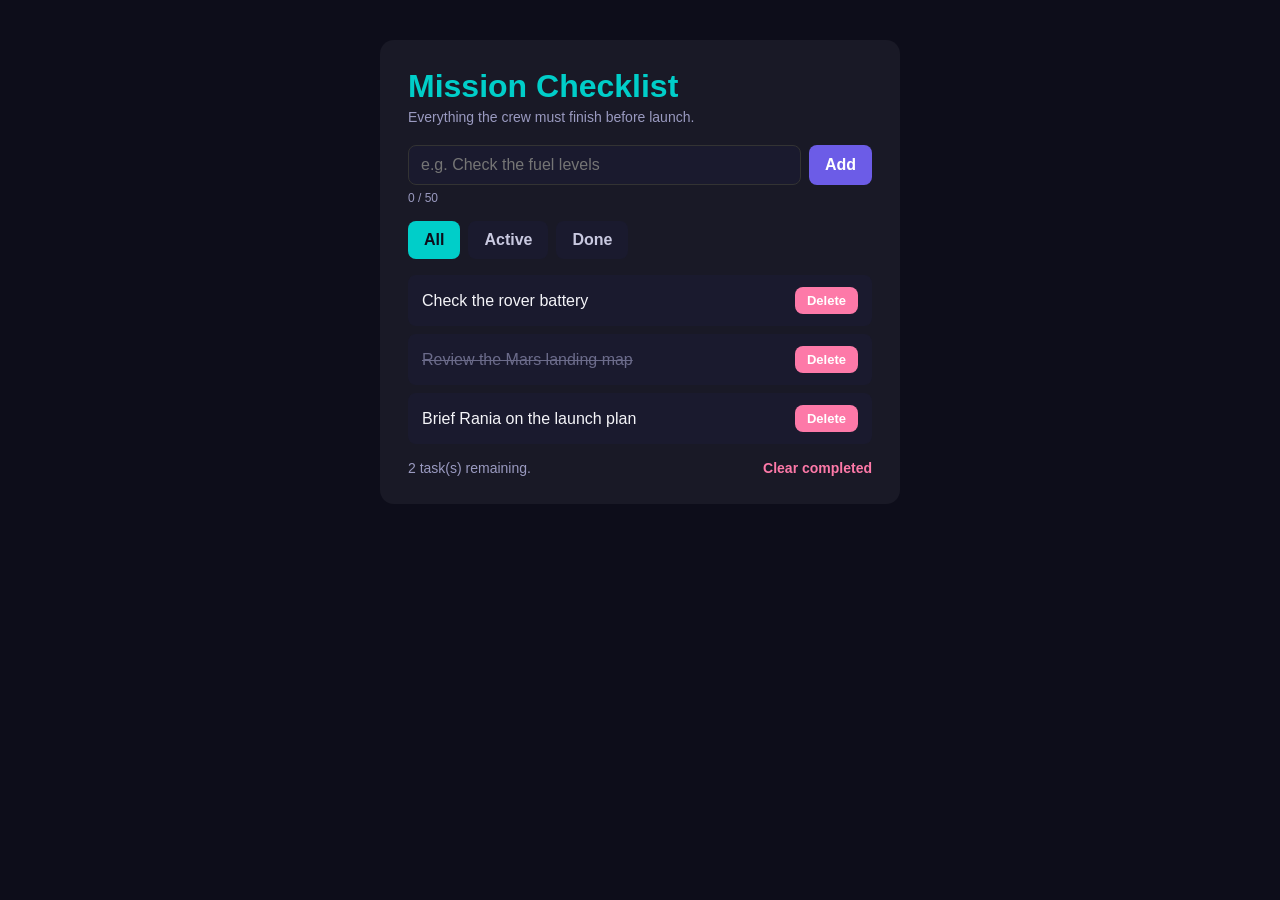
<file: JS-DOM-Manipulation-Exercise/index.html>
<!DOCTYPE html>
<html lang="en">
<head>
  <meta charset="UTF-8">
  <meta name="viewport" content="width=device-width, initial-scale=1.0">
  <title>Mission Checklist</title>

  <!-- The styling is already done for you. Your job is the JavaScript.
       Notice the classes .done, .hidden, and .active below:
       your code will add and remove them with classList. -->
  <style>
    * { margin: 0; padding: 0; box-sizing: border-box; }
    body { font-family: 'Segoe UI', Arial, sans-serif; background: #0d0d1a; color: #f4f4f8; padding: 40px 16px; }
    .app { max-width: 520px; margin: 0 auto; background: rgba(255,255,255,0.05); border-radius: 14px; padding: 28px; }
    h1 { color: #00CEC9; margin-bottom: 4px; }
    .subtitle { color: #9a9ac0; margin-bottom: 20px; font-size: 14px; }
    form { display: flex; gap: 8px; margin-bottom: 6px; }
    input { flex: 1; padding: 10px 12px; border-radius: 8px; border: 1px solid #333; background: #1a1a2e; color: #fff; font: inherit; }
    button { padding: 10px 16px; border: none; border-radius: 8px; cursor: pointer; font: inherit; font-weight: 600; }
    #task-form button { background: #6C5CE7; color: #fff; }
    #char-count { font-size: 12px; color: #9a9ac0; margin-bottom: 16px; }
    .filters { display: flex; gap: 8px; margin-bottom: 16px; }
    .filter-btn { background: #1a1a2e; color: #c9c9e0; }
    .filter-btn.active { background: #00CEC9; color: #0d0d1a; }
    ul { list-style: none; }
    li { display: flex; justify-content: space-between; align-items: center; background: #1a1a2e; padding: 12px 14px; border-radius: 8px; margin-bottom: 8px; }
    .task-text { cursor: pointer; flex: 1; }
    li.done .task-text { text-decoration: line-through; color: #6b6b8a; }
    .delete-btn { background: #FD79A8; color: #fff; padding: 6px 12px; font-size: 13px; }
    .footer { display: flex; justify-content: space-between; align-items: center; margin-top: 16px; font-size: 14px; color: #9a9ac0; }
    #clear-done { background: transparent; color: #FD79A8; padding: 0; }
    #empty-msg { text-align: center; color: #6b6b8a; padding: 20px 0; }
    .hidden { display: none; }
  </style>
</head>
<body>

  <div class="app">
    <h1>Mission Checklist</h1>
    <p class="subtitle">Everything the crew must finish before launch.</p>

    <!-- Form to add a new task -->
    <form id="task-form">
      <input type="text" id="task-input" placeholder="e.g. Check the fuel levels" maxlength="50">
      <button type="submit">Add</button>
    </form>
    <p id="char-count">0 / 50</p>

    <!-- Filter buttons (used in the BONUS steps).
         data-filter stores which filter each button applies. -->
    <div class="filters">
      <button class="filter-btn active" data-filter="all">All</button>
      <button class="filter-btn" data-filter="active">Active</button>
      <button class="filter-btn" data-filter="done">Done</button>
    </div>

    <!-- EMPTY on purpose: your JavaScript builds the items -->
    <ul id="task-list"></ul>

    <!-- Shown only when there are no tasks at all -->
    <p id="empty-msg" class="hidden">No tasks yet. Add your first mission task.</p>

    <div class="footer">
      <span id="counter">0 task(s) remaining</span>
      <button id="clear-done">Clear completed</button>
    </div>
  </div>

  <!-- Script at the end of body, so all elements exist first -->
  <script src="script.js"></script>

</body>
</html>
</file>
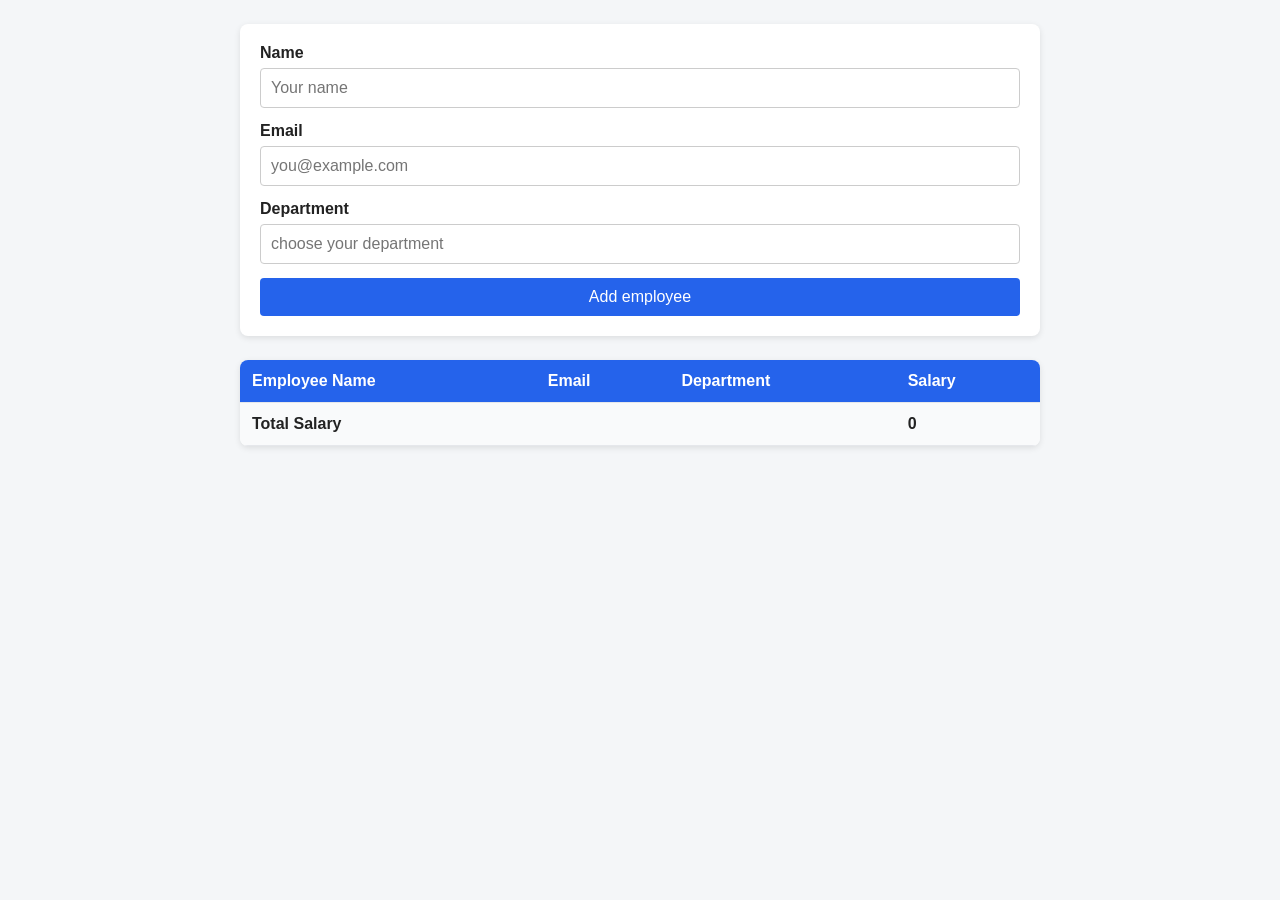
<file: tue-29-09-2026/index.html>
<!DOCTYPE html>
<html lang="en">
<head>
    <meta charset="UTF-8">
    <meta name="viewport" content="width=device-width, initial-scale=1.0">
    <title>Employee Management System</title>
    <link rel="stylesheet" href="./style.css">
</head>
<body>
    <main>
        <form id="employee" class="form">
            <div class="field">
                <label for="name">Name</label>
                <input type="text" id="name" placeholder="Your name" required>
            </div>

            <div class="field">
                <label for="email">Email</label>
                <input type="email" id="email" placeholder="you@example.com" required>
            </div>

            <div class="field">
                <label for="department">Department</label>
                <input type="text" id="department" placeholder="choose your department" required>
            </div>

            <button type="submit" class="submit">Add employee</button>
        </form>

        <table class="table">
            <thead id="table-head">
                <tr id="thead">
                    <th>Employee Name</th>
                    <th>Email</th>
                    <th>Department</th>
                    <th>Salary</th>
                </tr>
            </thead>
            <tbody id="table-body"></tbody>
            <tfoot>
                <tr>
                    <td colspan="3">Total Salary</td>
                    <td id="total">0</td>
                </tr>
            </tfoot>
        </table>

        <script src="script.js"></script>
    </main>
</body>
</html>
</file>
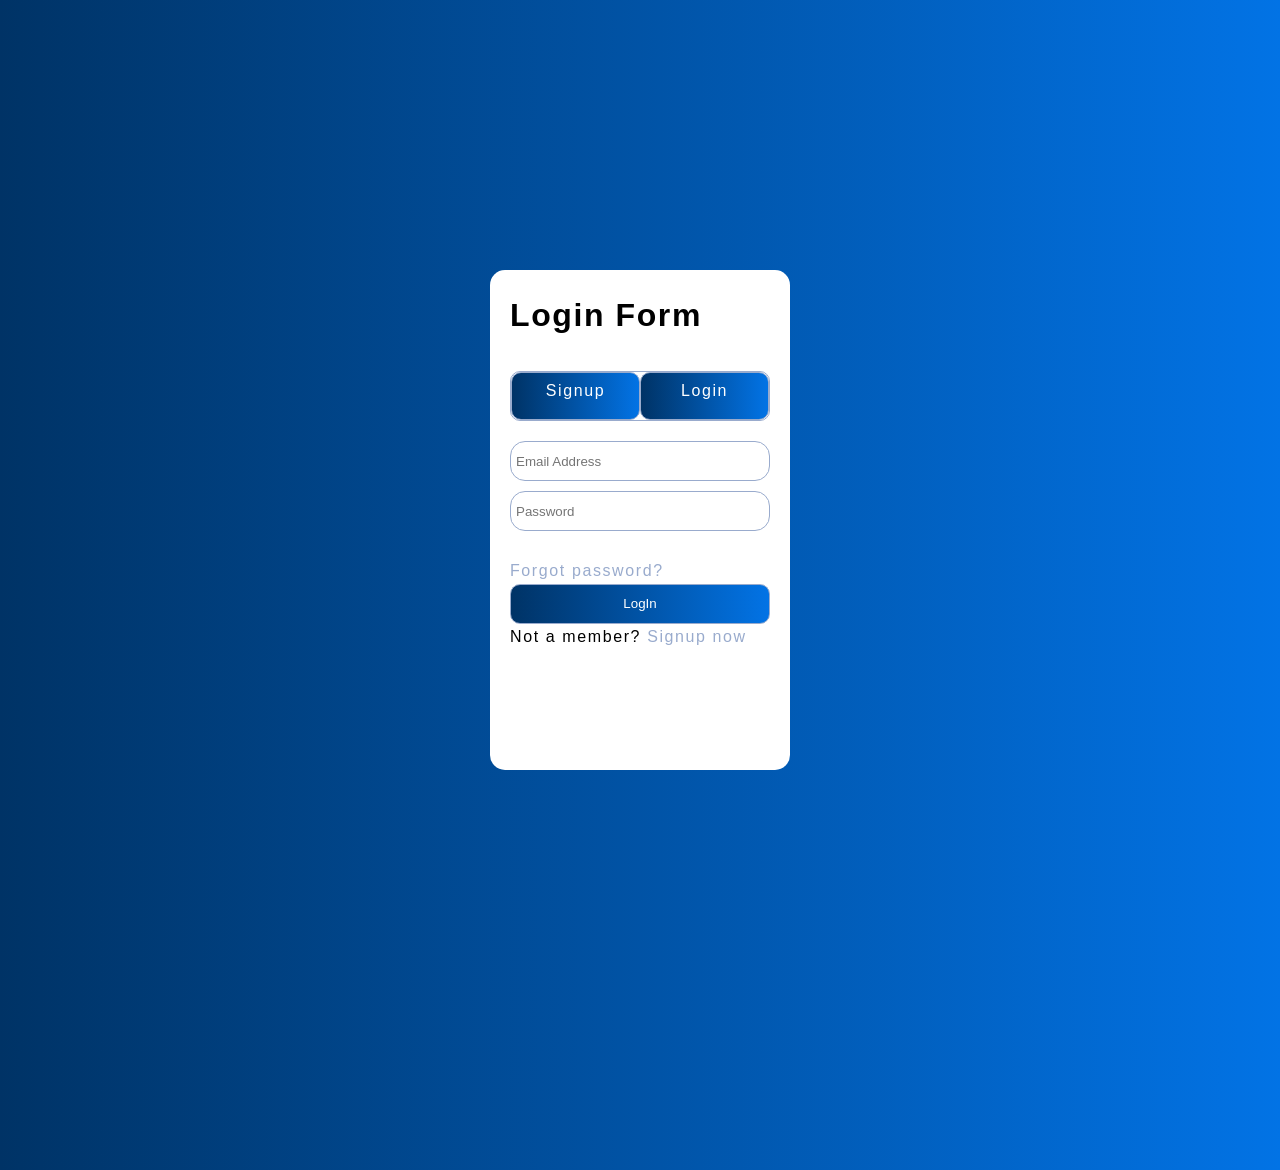
<file: mon-28-09-2026/admin-dashboard.html>
<!DOCTYPE html>
<html lang="en">
<head>
    <meta charset="UTF-8">
    <meta name="viewport" content="width=device-width, initial-scale=1.0">
    <title>Admin Dashboard</title>
    <link rel="stylesheet" href="style.css">
</head>
<body>
    <main id="page" hidden>
        <div class="form dashboard admin">
            <h1 id="welcome"></h1>
            <p id="userCount"></p>

            <div class="table-wrap">
                <table>
                    <thead>
                        <tr>
                            <th>#</th>
                            <th>Username</th>
                            <th>Email</th>
                            <th>Role</th>
                        </tr>
                    </thead>
                    <tbody id="usersTableBody"></tbody>
                </table>
            </div>

            <button id="logoutBtn" class="btn">Logout</button>
        </div>
    </main>

    <script src="script.js"></script>
</body>
</html>
</file>
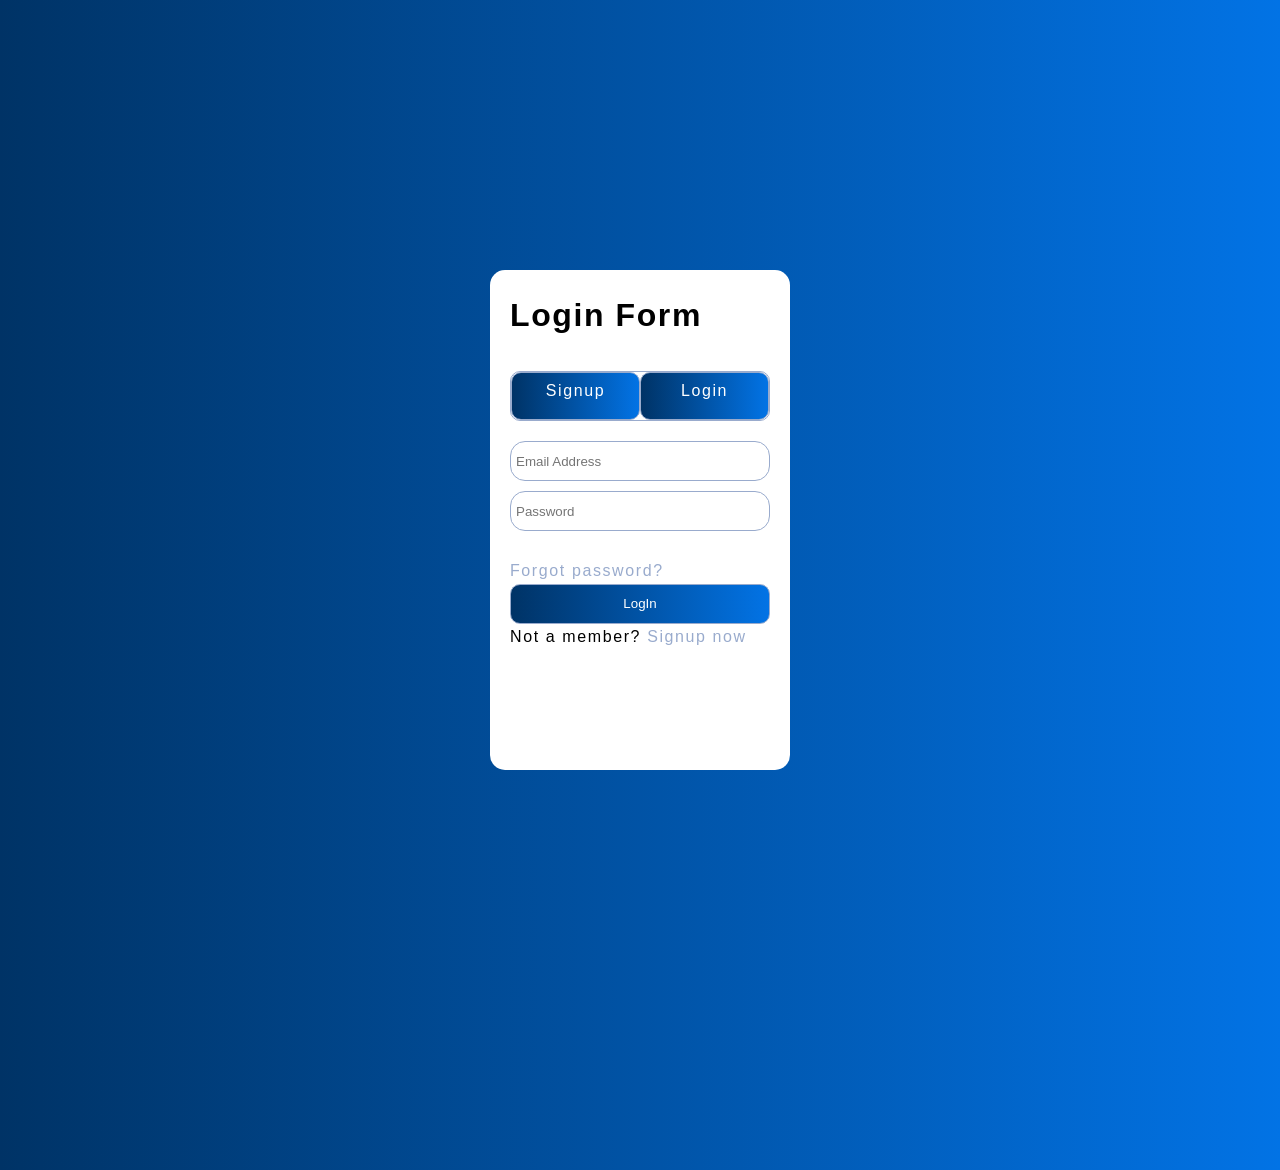
<file: mon-28-09-2026/dashboard.html>
<!DOCTYPE html>
<html lang="en">
<head>
    <meta charset="UTF-8">
    <meta name="viewport" content="width=device-width, initial-scale=1.0">
    <title>Dashboard</title>
    <link rel="stylesheet" href="style.css">
</head>
<body>
    <main id="page" hidden>
        <div class="form dashboard">
            <h1 id="welcome"></h1>

            <div id="userInfo" class="info">
                <p><strong>Username:</strong> <span id="infoUsername"></span></p>
                <p><strong>Email:</strong> <span id="infoEmail"></span></p>
                <p><strong>Role:</strong> <span id="infoRole"></span></p>
            </div>

            <button id="logoutBtn" class="btn">Logout</button>
        </div>
    </main>

    <script src="script.js"></script>
</body>
</html>
</file>
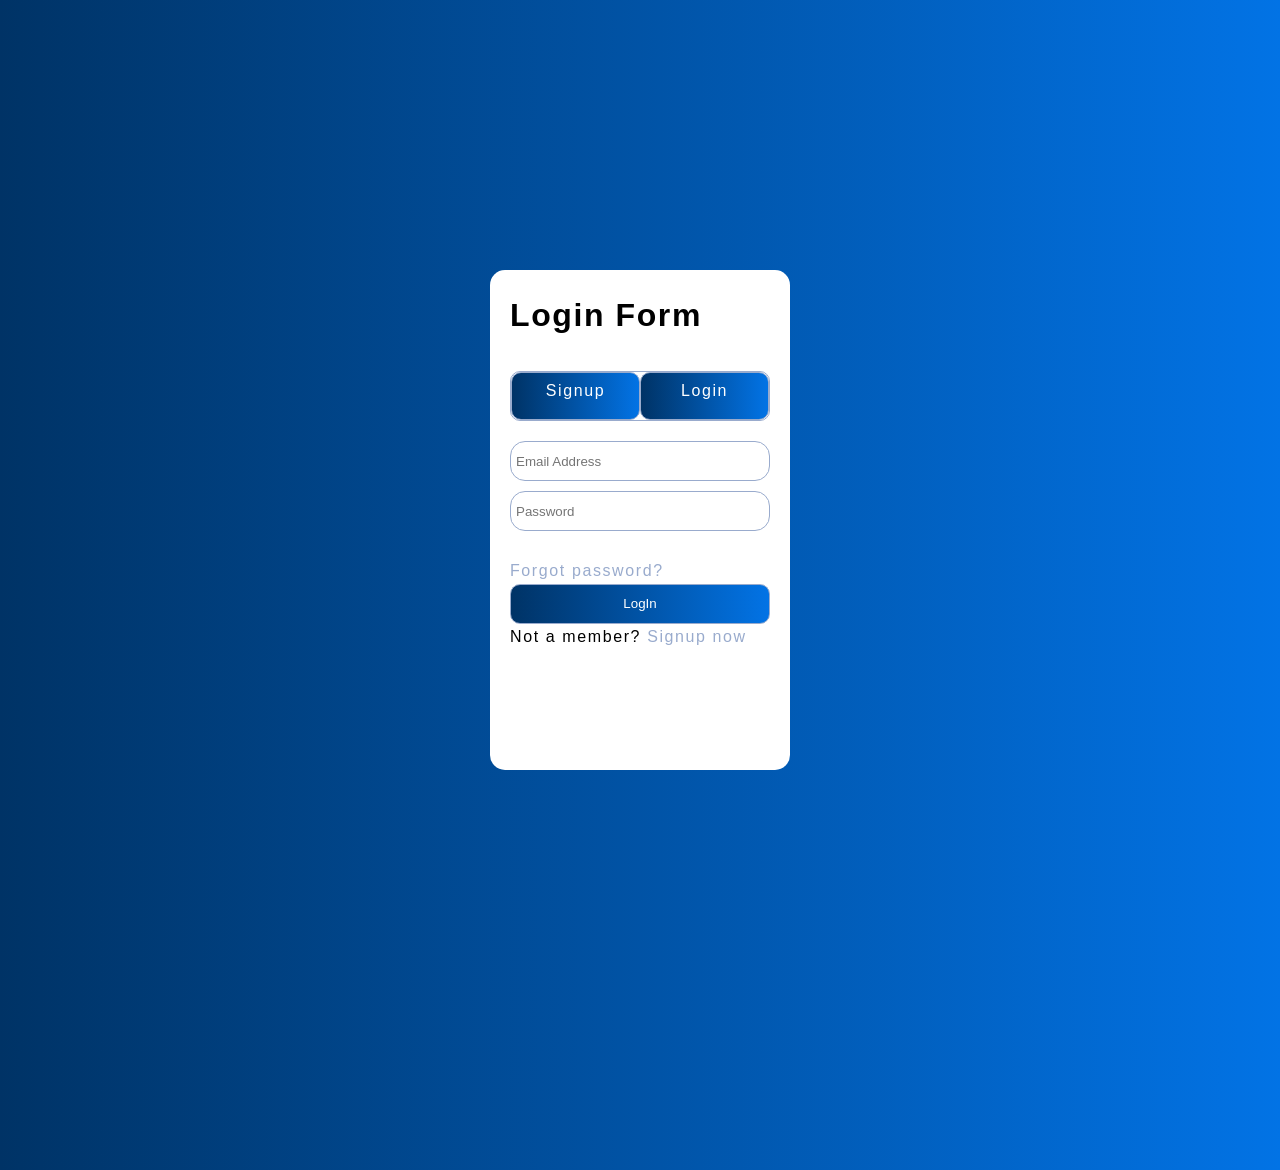
<file: mon-28-09-2026/login.html>
<!DOCTYPE html>
<html lang="en">
<head>
    <meta charset="UTF-8">
    <meta name="viewport" content="width=device-width, initial-scale=1.0">
    <title>Login</title>
    <link rel="stylesheet" href="style.css">
</head>
<body>
    <main>
        <div class="form container">
            <h1 id="title">Login Form</h1>

            <div class="tabs" id="tabs">
                <a href="signup.html" class="btn">Signup</a>
                <a href="login.html" class="btn">Login</a>
            </div>

            <form id="loginForm" class="login-fields" novalidate>
                <div class="input-box">
                    <input type="email" placeholder="Email Address" id="email">
                </div>
                <div class="input-box">
                    <input type="password" placeholder="Password" id="password">
                </div>

                <p id="error" class="error"></p>

                <a href="#" id="forgot-password" class="forgot-link">Forgot password?</a>

                <div>
                    <button type="submit" class="btn submit-btn" id="submit-btn">LogIn</button>
                </div>

                <p class="signup-note">
                    Not a member? <a href="signup.html" id="signup-now">Signup now</a>
                </p>
            </form>
        </div>
    </main>

    <script src="script.js"></script>
</body>
</html>
</file>
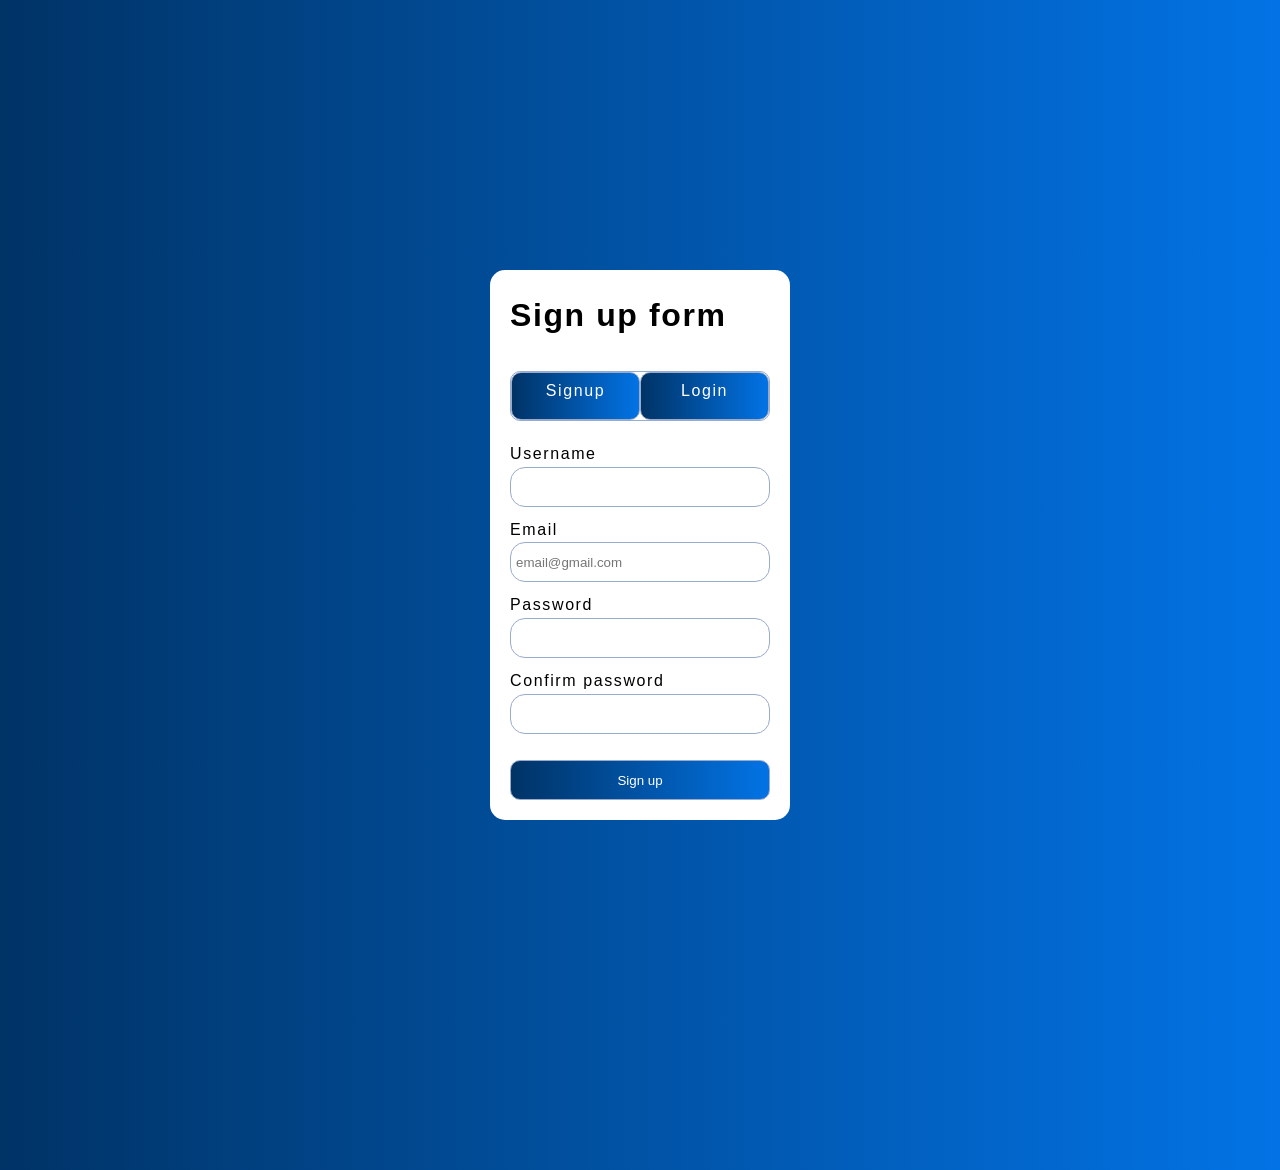
<file: mon-28-09-2026/signup.html>
<!DOCTYPE html>
<html lang="en">
<head>
    <meta charset="UTF-8">
    <meta name="viewport" content="width=device-width, initial-scale=1.0">
    <title>Sign up</title>
    <link rel="stylesheet" href="style.css">
</head>
<body>
    <main>
        <div class="form sign-up">
            <h1>Sign up form</h1>

            <div class="tabs" id="tabs">
                <a href="signup.html" class="btn">Signup</a>
                <a href="login.html" class="btn">Login</a>
            </div>

            <form id="signupForm" class="form-sign-up" novalidate>

                <label for="user-name">Username
                    <input type="text" name="user-name" id="user-name">
                </label>

                <label for="Email">Email
                    <input type="email" name="Email" placeholder="email@gmail.com" id="Email">
                </label>

                <label for="password">Password
                    <input type="password" name="password" id="password">
                </label>

                <label for="conform-pass">Confirm password
                    <input type="password" name="conform-pass" id="conform-pass">
                </label>

                <p id="error" class="error"></p>

                <button type="submit" class="btn sign-btn">Sign up</button>
            </form>
        </div>
    </main>

    <script src="script.js"></script>
</body>
</html>
</file>
<file: tue-29-09-2026/style.css>
* {
    box-sizing: border-box;
    margin: 0;
    padding: 0;
}

body {
    font-family: Arial, sans-serif;
    background: #f4f6f8;
    color: #222;
    padding: 24px;
}

main {
    max-width: 800px;
    margin: 0 auto;
}

.form {
    background: #fff;
    padding: 20px;
    border-radius: 8px;
    box-shadow: 0 2px 6px rgba(0, 0, 0, 0.1);
    margin-bottom: 24px;
}

.field {
    display: flex;
    flex-direction: column;
    margin-bottom: 14px;
}

label {
    font-weight: bold;
    margin-bottom: 6px;
}

input {
    padding: 10px;
    border: 1px solid #ccc;
    border-radius: 4px;
    font-size: 1rem;
}

input:focus {
    outline: none;
    border-color: #2563eb;
}

.submit {
    width: 100%;
    padding: 10px;
    background: #2563eb;
    color: #fff;
    border: none;
    border-radius: 4px;
    font-size: 1rem;
    cursor: pointer;
}

.submit:hover {
    background: #1d4ed8;
}


.table {
    width: 100%;
    border-collapse: collapse;
    background: #fff;
    border-radius: 8px;
    overflow: hidden;
    box-shadow: 0 2px 6px rgba(0, 0, 0, 0.1);
}

.table th,
.table td {
    padding: 12px;
    text-align: left;
    border-bottom: 1px solid #e5e7eb;
}

.table thead {
    background: #2563eb;
    color: #fff;
}

.table tbody tr:hover {
    background: #f1f5f9;
}

.table tfoot {
    font-weight: bold;
    background: #f9fafb;
}
</file>
<file: mon-28-09-2026/style.css>
*{
    margin: 0;
    padding: 0;
    box-sizing: border-box;
}
body{
    background: linear-gradient(to right,#003366,#0273e5);
    height: 100vh;
    font-family: 'Segoe UI', Arial, Geneva, Verdana, sans-serif;
    font-size: 16px;
    line-height: 1.6;
    letter-spacing: 0.1em;
}

.form{
    padding: 20px;
    background: #fff;
    border-radius: 15px;
    min-height:500px;
    min-width:300px;
    width:300px;
    margin: 30vh auto;
    display:flex;
    flex-direction: column;
    gap: 20px;
}
h1{
    margin-bottom: 10px;
}
.tabs{
    display: flex;
    border-radius: 10px;
    border: #99abcd 1px solid;
}

a.btn{
    display: inline-block;
    text-align: center;
}
.btn{
    padding: 5px;
    color: #fff;
    background: linear-gradient(to right,#003366,#0273e5);
    width:100%;
    border-radius: 10px;
    border: #99abcd 1px solid;
    height: 3em ;

    

    /* margin-top: 10px;
    margin-bottom: 10px; */

}
input{
    width:100%;
    height: 3em;
    color: #000;
    border: #99abcd 1px solid;
    border-radius: 15px;
    margin-bottom: 10px;
    /* margin-top: 5px; */
    padding: 5px;

}
a{
    color:#99abcd;
    text-decoration: none;
}

.error{
    color: #c0392b;
    font-size: 14px;
    min-height: 1.2em;
}
label{
    display: block;
}
.dashboard{
    min-height: auto;
    margin: 15vh auto;
}
.dashboard .info p{
    margin-bottom: 8px;
}
.dashboard.admin{
    width: 90%;
    max-width: 700px;
}
.table-wrap{
    overflow-x: auto;
}
table{
    width: 100%;
    border-collapse: collapse;
}
th, td{
    text-align: left;
    padding: 8px;
    border-bottom: 1px solid #99abcd;
}
th{
    background: #003366;
    color: #fff;
}
</file>
